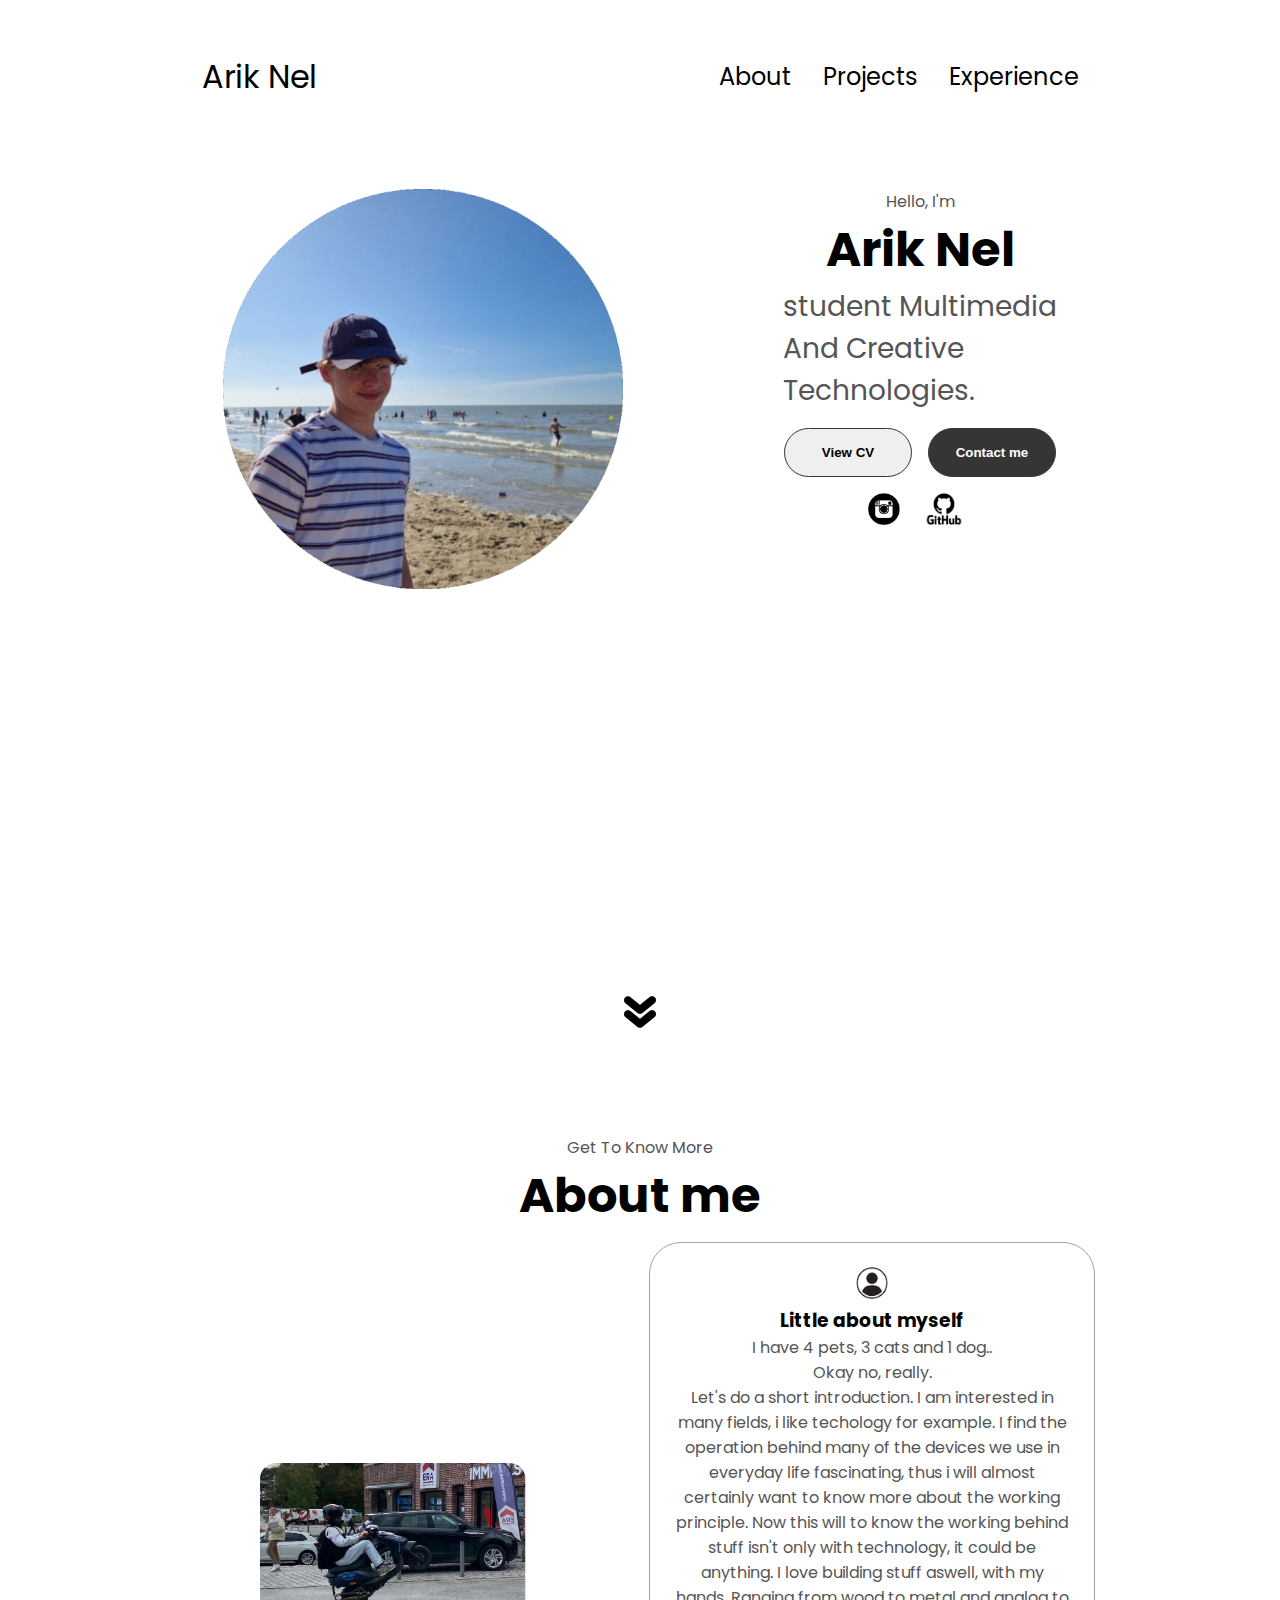
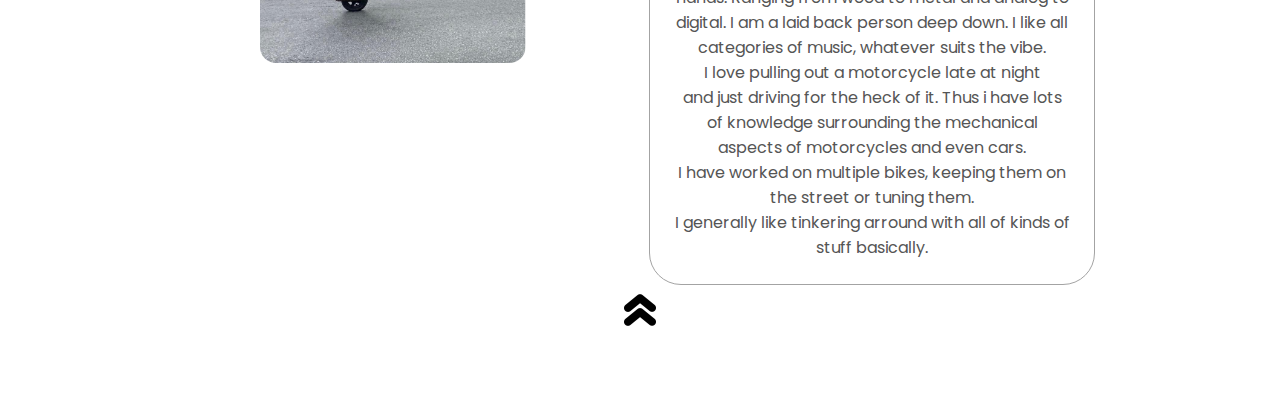
<file: index.html>
<!DOCTYPE html>
<html lang="en">
	<head>
		<meta charset="UTF-8" />
		<meta name="viewport" content="width=device-width, initial-scale=1.0" />
		<title>PROJECT 1 WEB</title>
		<link rel="stylesheet" href="styles.css" />
		<link rel="stylesheet" href="burger.css" />
		<link rel="stylesheet" href="mediaqueries.css" />
		<script defer src="script.js"></script>
	</head>
	<body id="top">
		<nav id="desktop-nav">
			<div class="logo">Arik Nel</div>
			<div>
				<ul class="nav-links">
					<li><a href="#about">About</a></li>
					<li><a href="projects.html">Projects</a></li>
					<li><a href="experience.html">Experience</a></li>
				</ul>
			</div>
		</nav>

		<nav id="hamburger-nav">
			<div class="logo">Arik Nel</div>
			<div class="hamburger-menu">
				<div class="hamburger-icon" onclick="toggleMenu()">
					<span></span>
					<span></span>
					<span></span>
				</div>
				<div class="menu-links">
					<ul>
						<li><a href="index.html" onclick="toggleMenu()">About</a></li>
						<li><a href="projects.html" onclick="toggleMenu()">Projects</a></li>
						<li>
							<a href="experience.html" onclick="toggleMenu()">Experience</a>
						</li>
					</ul>
				</div>
			</div>
		</nav>

		<section id="profile">
			<div class="section_pic-container">
				<img src="image/profile_pic.png" alt="Arik Nel Profiel Foto" />
			</div>

			<div class="section_text">
				<p class="section__text__p1">Hello, I'm</p>
				<h1 class="title">Arik Nel</h1>
				<p class="section__text__p2">
					student Multimedia<br />
					And Creative<br />
					Technologies.
				</p>
				<div class="btn-container">
					<button
						class="btn btn-color-2"
						onclick="window.open('./#download_page')"
					>
						View CV
					</button>
					<button class="btn btn-color-1" onclick="location.href='./#contact'">
						Contact me
					</button>
				</div>
				<div id="socials-container">
					<img
						src="image/ig_logo_1.png"
						alt="instagram"
						class="icon"
						onclick="location.href='https://www.instagram.com/ariknel/'"
					/>
					<img
						src="image/github_logo_name.png"
						alt="github"
						class="icon"
						onclick="location.href='https://github.com/ArikNelEHB'"
					/>
				</div>
			</div>
		</section>

		<div class="wrapper_arrow" id="arrow">
			<a href="#about" onclick="myFunction2()">
				<img src="image/arrows_down.png" class="icon" />
			</a>
		</div>

		<section id="about">
			<p class="section__text__p1">Get To Know More</p>
			<h1 class="title">About me</h1>
			<div class="section-container">
				<div class="section__pic-container">
					<img
						src="image/wheelie.jpeg"
						alt="profile picture"
						class="about-pic"
					/>
				</div>
				<div class="about-details-container">
					<div class="about-containers">
						<div class="details-container">
							<img
								src="image/icon_user.png"
								alt="experience icon"
								class="icon"
							/>
							<h3>Little about myself</h3>
							<p>I have 4 pets, 3 cats and 1 dog..<br />Okay no, really.</p>
							<div class="text-container">
								<p>
									Let's do a short introduction. I am interested in many fields,
									i like techology for example. I find the operation behind many
									of the devices we use in everyday life fascinating, thus i
									will almost certainly want to know more about the working
									principle. Now this will to know the working behind stuff
									isn't only with technology, it could be anything. I love
									building stuff aswell, with my hands. Ranging from wood to
									metal and analog to digital. I am a laid back person deep
									down. I like all categories of music, whatever suits the vibe.
									<br />
							I love pulling out a motorcycle
									late at night<br />and just driving for the heck of it. Thus i
									have lots of knowledge surrounding the mechanical aspects of
									motorcycles and even cars.<br />I have worked on multiple
									bikes, keeping them on the street or tuning them.<br />
									I generally like tinkering arround with all of kinds of stuff
									basically.
								</p>
							</div>
						</div>
					</div>
				</div>
			</div>
			<div class="wrapper_arrow" id="arrow">
				<a href="#top" onclick="myFunction2()">
					<img src="image/arrows_up.png" class="icon" />
				</a>
			</div>
		</section>
	</body>
</html>
</file>
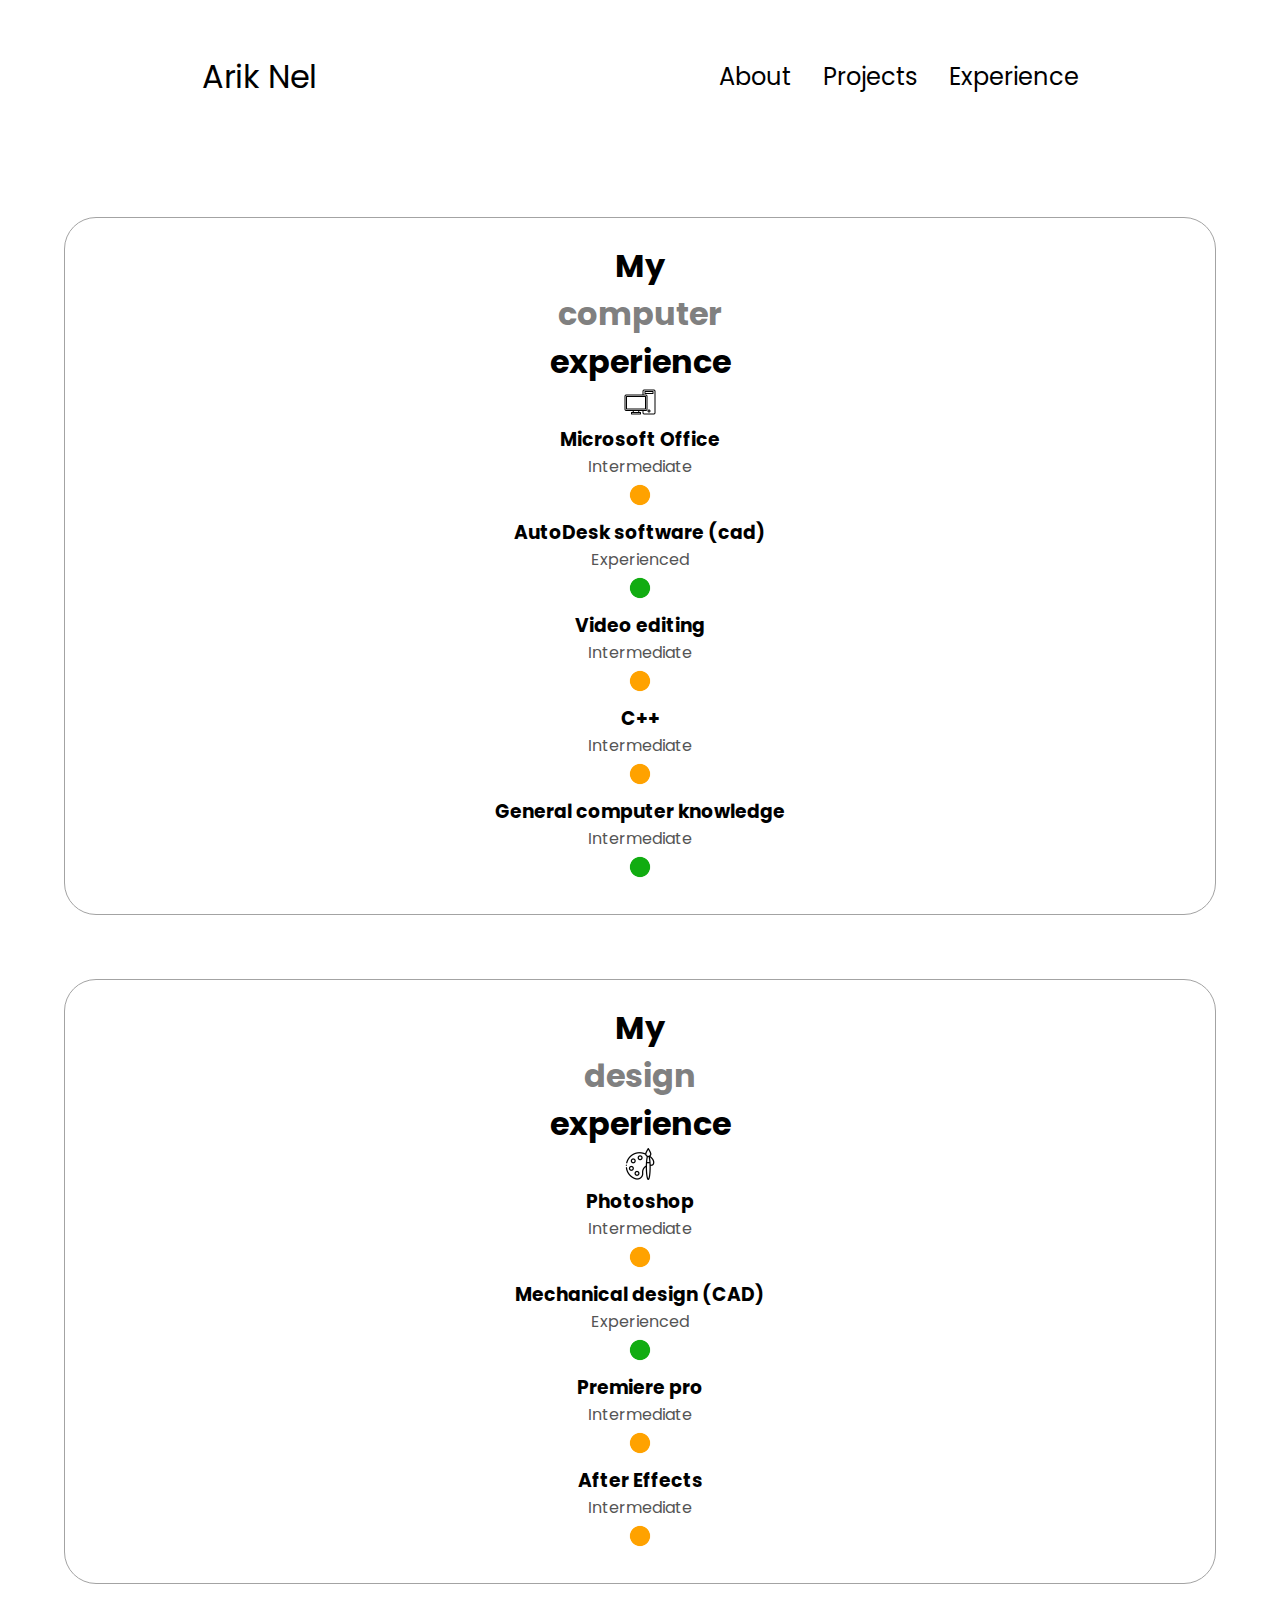
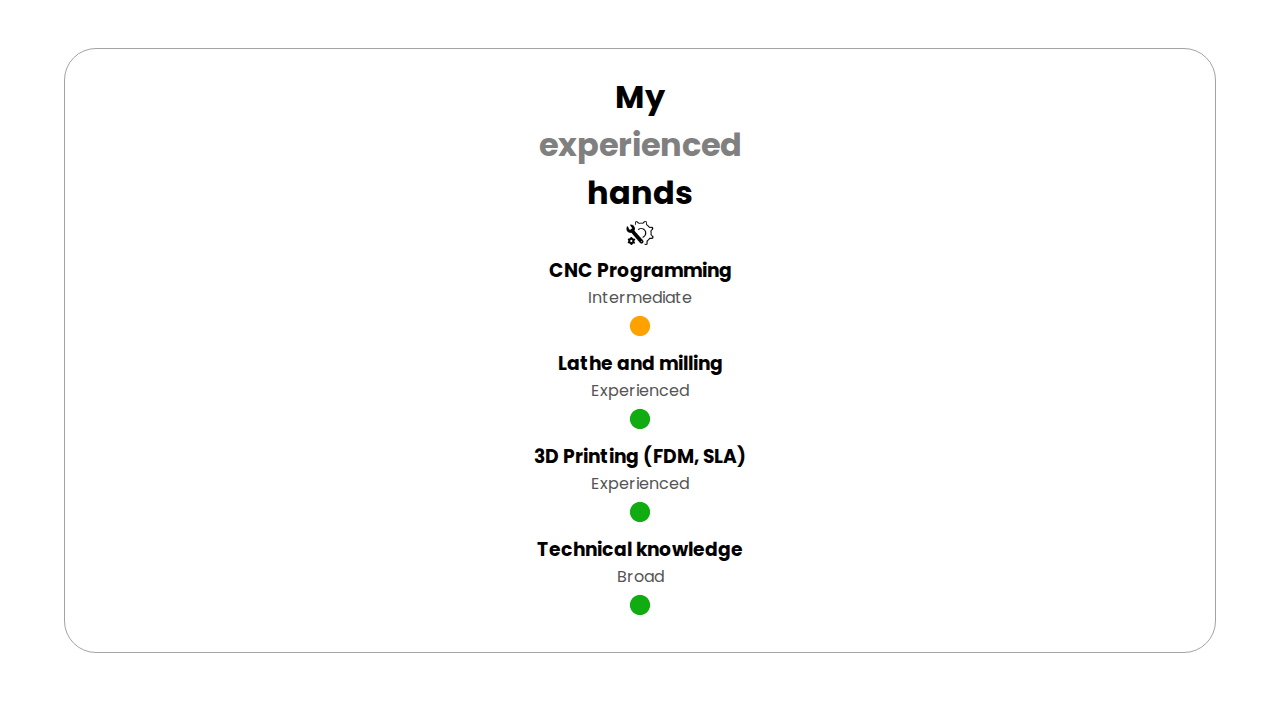
<file: experience.html>
<!DOCTYPE html>
<html lang="en">
<head>
    <meta charset="UTF-8">
    <meta name="viewport" content="width=device-width, initial-scale=1.0">
    <title>PROJECT 1 WEB</title>
    <link rel="stylesheet" href="styles.css">
    <link rel="stylesheet" href="burger.css">
    <link rel="stylesheet" href="mediaqueries.css">
</head>
<body>
<nav id="desktop-nav">
    <div class="logo">Arik Nel</div>
    <div>
<ul class="nav-links">
<li><a href="index.html">About</a></li>
<li><a href="projects.html">Projects</a></li>
<li><a href="experience.html">Experience</a></li>
</ul>
</div>
</nav>
      <nav id="hamburger-nav">
        <div class="logo">Arik Nel</div>
        <div class="hamburger-menu">
            <div class="hamburger-icon" onclick="toggleMenu()">
                <span></span>
                <span></span>
                <span></span>
            </div>
            <div class="menu-links">
                <li><a href="index.html" onclick="toggleMenu()">About</a></li>
                 <li><a href="projects.html" onclick="toggleMenu()">Projects</a></li>
                 <li><a href="experience.html" onclick="toggleMenu()">Experience</a></li>
            </div>
        </div>
      </nav>
    <div class="details-container">
        <h1>My</h1>
        <h1 class="gray">computer</h1>
        <h1>experience</h1 
        <div class="article-container">
          <article>
            <img
              src="image/pc.png"
              alt="Experience icon"
              class="icon"
            />
            <div>
              <h3>Microsoft Office</h3>
              <p>Intermediate</p>
            </div>
          </article>
          <article>
            <img
              src="image/orange_dot.png"
              alt="Experience icon"
              class="icon"
            />
            <div>
              <h3>AutoDesk software (cad)</h3>
              <p>Experienced</p>
            </div>
          </article>
          <article>
            <img
              src="image/green-dot.png"
              alt="Experience icon"
              class="icon"
            />
            <div>
              <h3>Video editing</h3>
              <p>Intermediate</p>
            </div>
          </article>
          <article>
            <img
              src="image/orange_dot.png"
              alt="Experience icon"
              class="icon"
            />
            <div>
              <h3>C++</h3>
              <p>Intermediate</p>
            </div>
          </article>
          <img
              src="image/orange_dot.png"
              alt="Experience icon"
              class="icon"
            />
            <div>
                <h3>General computer knowledge</h3>
                <p>Intermediate</p>
              </div>
              <img
              src="image/green-dot.png"
              alt="Experience icon"
              class="icon"
            />
        </div>
      </div>
    </div>
  </div>
  <div class="details-container">
    <h1>My</h1>
    <h1 class="gray">design</h1>
    <h1>experience</h1
        
    <div class="article-container">
      <article>
        <img
          src="image/art.png"
          alt="Experience icon"
          class="icon"
        />
        <div>
          <h3>Photoshop</h3>
          <p>Intermediate</p>
        </div>
      </article>
      <article>
        <img
          src="image/orange_dot.png"
          alt="Experience icon"
          class="icon"
        />
        <div>
          <h3>Mechanical design (CAD)</h3>
          <p>Experienced</p>
        </div>
      </article>
      <article>
        <img
          src="image/green-dot.png"
          alt="Experience icon"
          class="icon"
        />
        <div>
          <h3>Premiere pro</h3>
          <p>Intermediate</p>
        </div>
      </article>
      <article>
        <img
          src="image/orange_dot.png"
          alt="Experience icon"
          class="icon"
        />
        <div>
          <h3>After Effects</h3>
          <p>Intermediate</p>
        </div>
      </article>
      <img
          src="image/orange_dot.png"
          alt="Experience icon"
          class="icon"
        />
  </div>
</div>
<div class="details-container">
    <h1>My</h1>
    <h1 class="gray">experienced</h1>
    <h1>hands</h1
        
    <div class="article-container">
      <article>
        <img
          src="image/mechanical.png"
          alt="Experience icon"
          class="icon"
        />
        <div>
          <h3>CNC Programming</h3>
          <p>Intermediate</p>
        </div>
      </article>
      <article>
        <img
          src="image/orange_dot.png"
          alt="Experience icon"
          class="icon"
        />
        <div>
          <h3>Lathe and milling</h3>
          <p>Experienced</p>
        </div>
      </article>
      <article>
        <img
          src="image/green-dot.png"
          alt="Experience icon"
          class="icon"
        />
        <div>
          <h3>3D Printing (FDM, SLA)</h3>
          <p>Experienced</p>
        </div>
      </article>
      <article>
        <img
          src="image/green-dot.png"
          alt="Experience icon"
          class="icon"
        />
        <div>
          <h3>Technical knowledge</h3>
          <p>Broad</p>
        </div>
      </article>
      <img
          src="image/green-dot.png"
          alt="Experience icon"
          class="icon"
        />
  </div>
</div>
</div>
      <script src="script.js"></script>
    </body>
      </html>
</file>
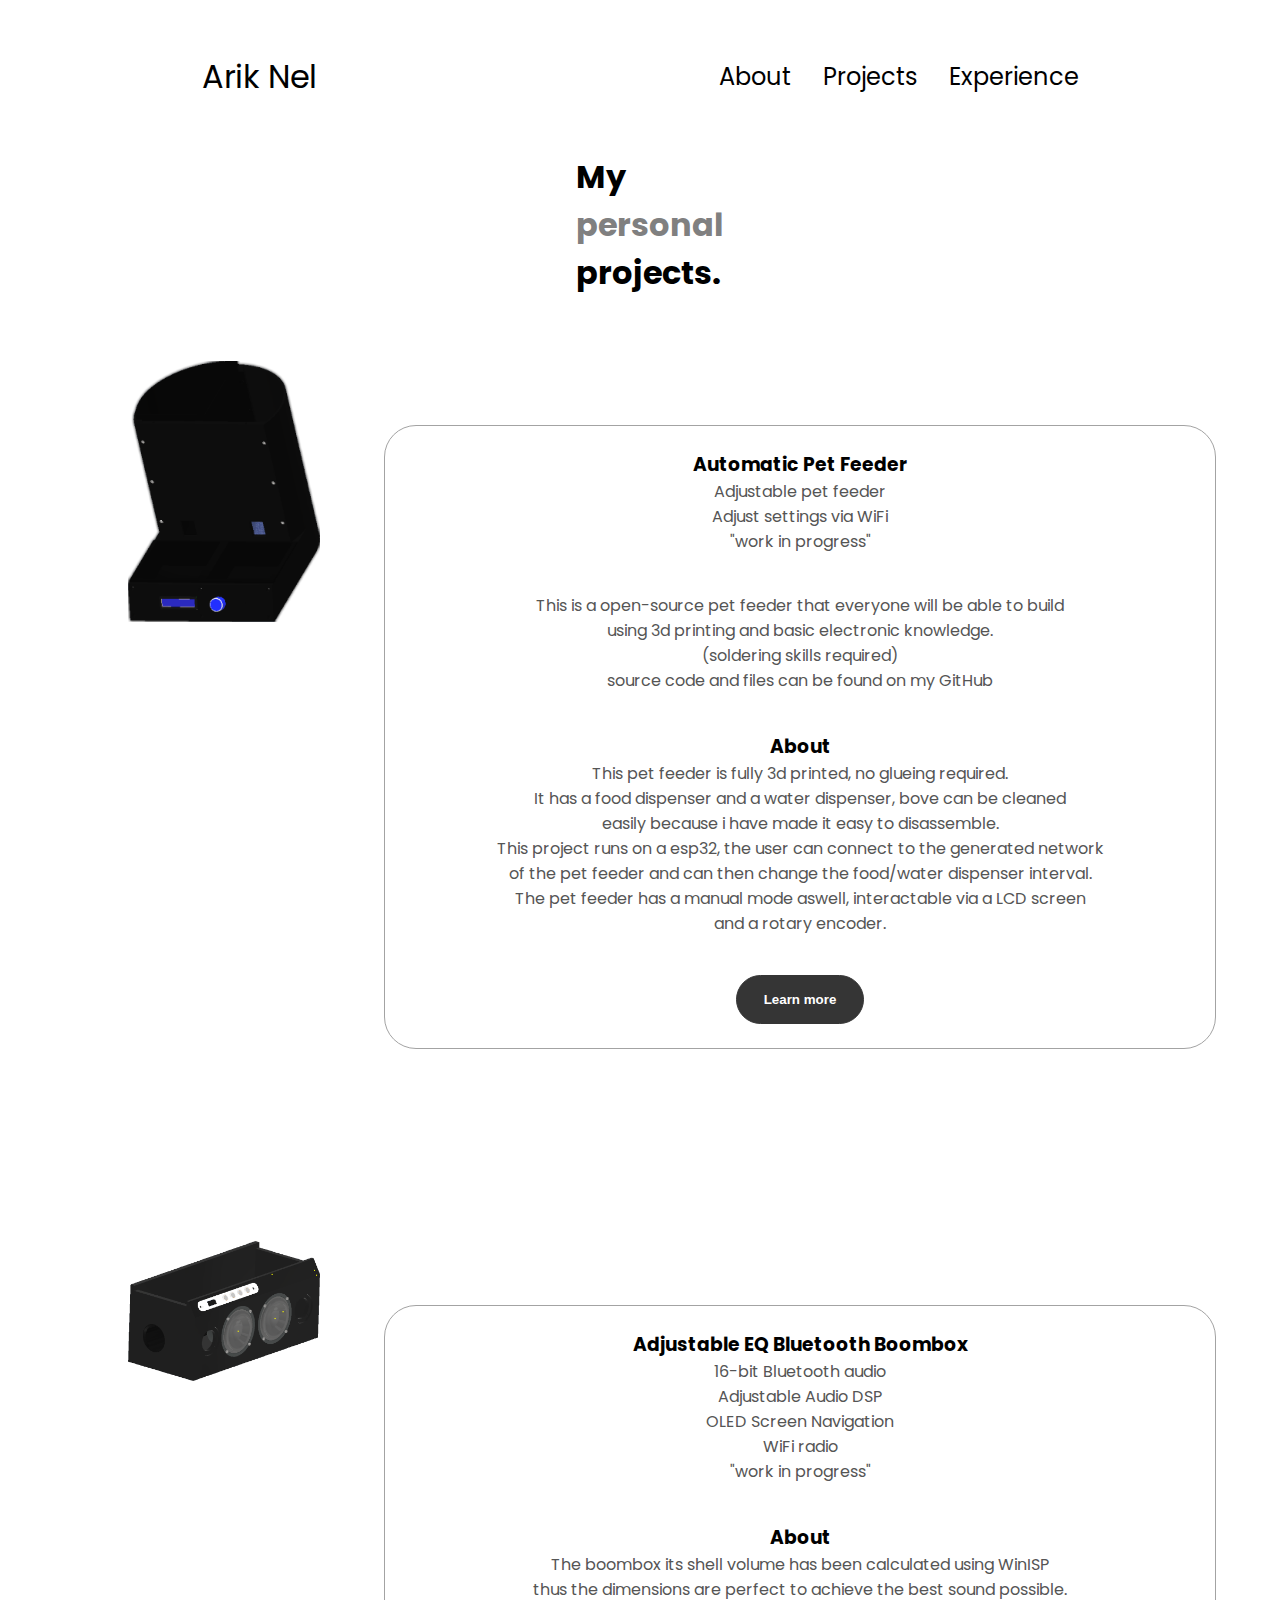
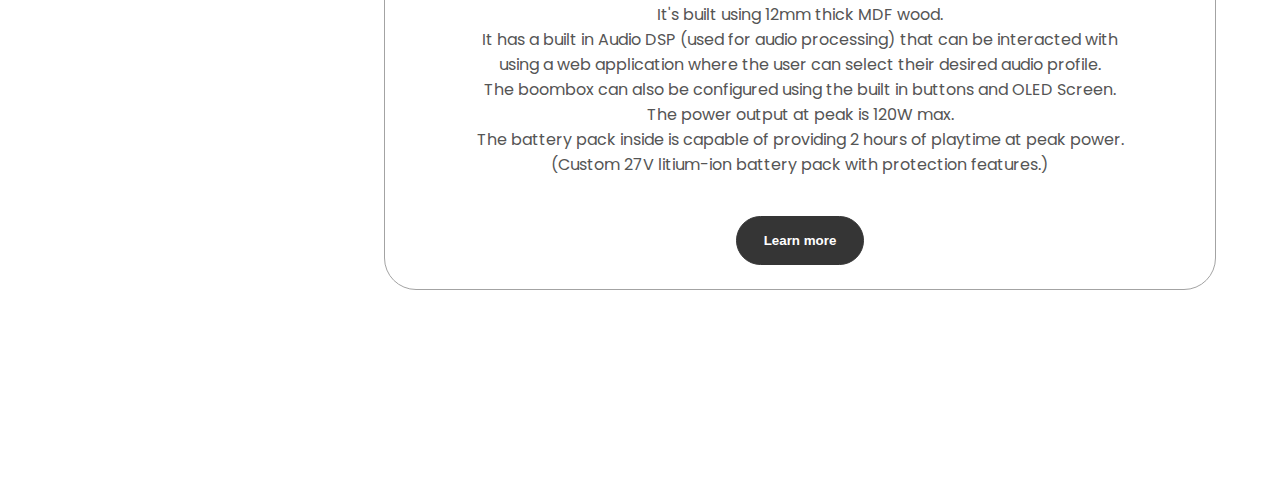
<file: projects.html>
<!DOCTYPE html>
<html lang="en">
	<head>
		<meta charset="UTF-8" />
		<meta name="viewport" content="width=device-width, initial-scale=1.0" />
		<title>PROJECT 1 WEB</title>
		<link rel="stylesheet" href="styles.css" />
		<link rel="stylesheet" href="burger.css" />
	</head>
	<body>
		<nav id="desktop-nav">
			<div class="logo">Arik Nel</div>
			<div>
				<ul class="nav-links">
					<li><a href="index.html">About</a></li>
					<li><a href="projects.html">Projects</a></li>
					<li><a href="experience.html">Experience</a></li>
				</ul>
			</div>
		</nav>
		<nav id="hamburger-nav">
			<div class="logo">Arik Nel</div>
			<div class="hamburger-menu">
				<div class="hamburger-icon" onclick="toggleMenu()">
					<span></span>
					<span></span>
					<span></span>
				</div>
				<div class="menu-links">
					<li><a href="index.html" onclick="toggleMenu()">About</a></li>
					<li><a href="projects.html" onclick="toggleMenu()">Projects</a></li>
					<li>
						<a href="experience.html" onclick="toggleMenu()">Experience</a>
					</li>
				</div>
			</div>
		</nav>
		<div class="my-projects">
			<h1>My</h1>
			<h1 class="gray">personal</h1>
			<h1>projects.</h1>
		</div>
		<div class="gallery_container">
			<img src="image/pet_feeder_inventor.png" />
			<div class="details-container">
				<h3>Automatic Pet Feeder</h3>
				<p>
					Adjustable pet feeder<br />Adjust settings via WiFi<br />
					"work in progress"
				</p>
				<p>
					This is a open-source pet feeder that everyone will be able to
					build<br />using 3d printing and basic electronic knowledge.<br />(soldering
					skills required)<br />
					source code and files can be found on my GitHub
				</p>
				<h3>About</h3>
				<p>
					This pet feeder is fully 3d printed, no glueing required.<br />
					It has a food dispenser and a water dispenser, bove can be cleaned<br />easily
					because i have made it easy to disassemble.<br />This project runs on
					a esp32, the user can connect to the generated network<br />of the pet
					feeder and can then change the food/water dispenser interval.
					<br />The pet feeder has a manual mode aswell, interactable via a LCD
					screen<br />and a rotary encoder.
				</p>
				<div class="btn-contaianer">
					<button
						class="btn btn-color-1"
						onclick="location.href='projects.html'"
					>
						Learn more
					</button>
				</div>
			</div>
		</div>
		<div class="gallery_container2">
			<img src="image/ble_speaker.png" />
			<div class="details-container">
				<h3>Adjustable EQ Bluetooth Boombox</h3>
				<p>
					16-bit Bluetooth audio<br />Adjustable Audio DSP<br />OLED Screen
					Navigation<br />
					WiFi radio<br />"work in progress"
				</p>
				<h3>About</h3>
				<p>
					The boombox its shell volume has been calculated using WinISP<br />
					thus the dimensions are perfect to achieve the best sound possible.<br />It's
					built using 12mm thick MDF wood.<br />It has a built in Audio DSP
					(used for audio processing) that can be interacted with<br />using a
					web application where the user can select their desired audio
					profile.<br />
					The boombox can also be configured using the built in buttons and OLED
					Screen.<br />The power output at peak is 120W max.<br />
					The battery pack inside is capable of providing 2 hours of playtime at
					peak power.<br />(Custom 27V litium-ion battery pack with protection
					features.)
				</p>
				<div class="btn-contaianer">
					<button
						class="btn btn-color-1"
						onclick="window.open('https://www.youtube.com/watch?v=awKqiN6pbCQ')"
					>
						Learn more
					</button>
				</div>
			</div>
		</div>

		<script src="script.js"></script>
	</body>
</html>
</file>
<file: styles.css>
@import url("https://fonts.googleapis.com/css2?family=Poppins:wght@300;400;500;600&display=swap");

* {
	padding: 0;
	margin: 0;
}

body {
	font-family: "Poppins", sans-serif;
}

html {
	scroll-behavior: smooth;
}

p {
	color: rgb(85, 85, 85);
}

a,
.btn {
	transition: all 300ms ease;
}

nav,
.nav-links {
	display: flex;
}
nav {
	justify-content: space-around;
	align-items: center;
	height: 17vh;
}
.nav-links {
	gap: 2rem;
	list-style: none;
	font-size: 1.5rem;
}
a {
	color: black;
	text-decoration: none;
	text-decoration-color: white;
}
a:hover {
	color: gray;
	text-decoration: underline;
	text-underline-offset: 12px;
	text-decoration-color: rgb(181, 181, 181);
}
.logo {
	font-size: 2rem;
	cursor: pointer;
}

/* burgir */

#hamburger-nav {
	display: none;
}
.hamburger-menu {
	position: relative;
	display: inline-block;
}
.hamburger-icon {
	display: flex;
	flex-direction: column;
	justify-content: space-between;
	height: 24px;
	width: 30px;
	cursor: pointer;
}

.hamburger-icon span {
	width: 100%;
	height: 2px;
	background-color: black;
	transition: all 0.3 ease-in-out;
}

.menu-links {
	position: absolute;
	top: 100%;
	right: 0%;
	background-color: white;
	width: fit-content;
	max-height: 0;
	overflow: hidden;
	transition: all 0.3 ease-in-out;
}
.menu-links a {
	display: block;
	padding: 10px;
	text-align: center;
	font-size: 1.5rem;
	color: black;
	text-decoration: none;
	transition: all 0.3 ease-in-out;
}
.menu-links li {
	list-style: none;
}
.menu-links.open {
	max-height: 300px;
}
.hamburger-icon-open span:first-child {
	transform: rotate(45deg) translate(10px, 5px);
}
.hamburger-icon-open span:nth-child(2) {
	opacity: 0;
}
.hamburger-icon-open span:first-child {
	transform: rotate(-45deg) translate(10px, -5px);
}
.hamburger-icon span:first-child {
	transform: none;
}
.hamburger-icon span:first-child {
	opacity: 1;
}
.hamburger-icon span:first-child {
	transform: none;
}

section {
	padding-top: 4vh;
	height: 96vh;
	margin: 0 10rem;
	box-sizing: border-box;
	min-height: fit-content;
}
.section-container {
	display: flex;
}
#profile {
	display: flex;
	justify-content: center;
	gap: 10rem;
	height: 70vh;
}
.section__pic-container {
	display: flex;
	height: 400px;
	width: 400px;
	margin: auto o;
	scale: 50%;
}

.section__pic-container .section_text {
	align-self: center;
	text-align: center;
}
.section__text p {
	font-weight: 600;
}
.section__text__p1 {
	text-align: center;
}
.section__text__p2 {
	font-size: 1.75rem;
	margin-bottom: 1rem;
}
.title {
	font-size: 3rem;
	text-align: center;
}
#socials-container {
	display: flex;
	justify-content: center;
	margin-top: 1rem;
	gap: 1rem;
}
.icon {
	cursor: pointer;
	height: 2rem;
}
.btn-container {
	display: flex;
	justify-content: center;
	gap: 1rem;
}
.btn {
	font-weight: 600;
	transition: all 300ms ease;
	padding: 1rem;
	width: 8rem;
	border-radius: 2rem;
}
.btn-color-1,
.btn-color-2 {
	border: rgb(53, 53, 53) 0.1rem solid;
}
.btn-color-1:hover,
.btn-color-2:hover {
	cursor: pointer;
}
.btn-color-1,
.btn-color-2:hover {
	background: rgb(53, 53, 53);
	color: white;
}
.btn-color-1:hover {
	background-color: black;
}
.btn-color-2:hover {
	background: none;
}
.btn-color-2:hover {
	border: rgb(255, 255, 255) 0.1rem solid;
}
.btn-container {
	gap: 1rem;
}

#about {
	position: relative;
	margin-bottom: 2rem;
	margin-top: 2rem;
}
.about-container {
	gap: 2rem;
}
.about-details-container {
	justify-content: center;
	flex-direction: column;
}
.about-containers,
.about-details-container {
	display: flex;
}
.about-pic {
	border-radius: 2rem;
}
.arrow {
	position: absolute;
	right: -5rem;
	bottom: 2.5rem;
}
.details-container {
	padding: 1rem;
	flex: 1;
	background: white;
	border-radius: 2rem;
	border: rgb(53, 53, 53) 0.1 rem solid;
	border-color: rgb(163, 163, 163);
	text-align: center;
}
.section-container {
	gap: 4rem;
	height: 80%;
}
.section__pic-container {
	height: 400px;
	width: 400px;
	margin: auto 0;
}

.gallery_container {
	display: flex;
	flex-wrap: wrap;
}
.gallery_container img {
	width: 15%;
	height: 15%;
	margin-left: 10%;
}
.gallery_container p {
	margin-bottom: 5%;
}

.gallery_container2 {
	margin-top: 10%;
	margin-bottom: 10%;
	display: flex;
	flex-wrap: wrap;
}
.gallery_container2 img {
	width: 15%;
	height: 15%;
	margin-left: 10%;
}
.gallery_container2 p {
	margin-bottom: 5%;
}
.my-projects {
	margin-left: 45%;
	margin-bottom: 5%;
}
.gray {
	color: gray;
}
.details-container {
	padding: 1.5rem;
	flex: 1;
	background: white;
	border-radius: 2rem;
	border: rgb(53, 53, 53) 0.1rem solid;
	border-color: rgb(163, 163, 163);
	text-align: center;
	margin-left: 5%;
	margin-right: 5%;
	margin-bottom: 5%;
	margin-top: 5%;
}
.article-container {
	display: flex;
	text-align: initial;
	flex-wrap: wrap;
	flex-direction: row;
	gap: 2.5rem;
	justify-content: space-around;
}
.wrapper_arrow {
	display: flex;
	flex-direction: row;
	justify-content: center;
	margin-bottom: 5%;
	top: 0;
}
</file>
<file: burger.css>
@media screen and (max-width: 1200px) {
   #desktop-nav {
    display: none;
   } 
   #hamburger-nav {
    display: flex;
   }
}
</file>
<file: mediaqueries.css>
@media screen and (max-width: 1400px) {
	#profile {
		height: 83vh;
		margin-bottom: 6rem;
	}
	.about-containers {
		flex-wrap: wrap;
	}

	#contact,
	#projects {
		height: fit-content;
	}
}

@media screen and (max-width: 1200px) {
	#desktop-nav {
		display: none;
	}
	#hamburger-nav {
		display: flex;
	}
	#experience,
	.experience-details-container {
		margin-top: 2rem;
	}
	#profile,
	.section-container {
		display: block;
	}
	section,
	.section-container {
		height: fit-content;
	}
	section {
		margin: 0 5%;
	}
	.section__pic-container {
		width: 275px;
		height: 275px;
		margin: 0 auto 2rem;
	}
	.about-containers {
		margin-top: 0;
	}
}

@media screen and (max-width: 600px) {
	#profile {
		height: 110vh;
		margin-bottom: 0;
	}
	article {
		font-size: 1rem;
	}
	.about-containers,
	.contact-info-upper-container,
	.btn-container {
		flex-wrap: wrap;
	}
	.contact-info-container {
		margin: 0;
	}
	.contact-info-container p,
	.nav-links li a {
		font-size: 1rem;
	}
	.experience-sub-title {
		font-size: 1.25rem;
	}
	.logo {
		font-size: 1.5rem;
	}
	.nav-links {
		flex-direction: column;
		gap: 0.5rem;
		text-align: center;
	}
	.section_pic-container {
		width: auto;
		height: auto;
		justify-content: center;
		margin: 0;
	}
	.section__text__p2 {
		font-size: 1.25rem;
	}
	.title {
		font-size: 2rem;
	}
	.text-container {
		text-align: justify;
	}
	.section_pic-container img {
		width: 100%;
		height: auto;
		justify-content: center;
	}
	.section__pic-container {
		justify-content: center;
		width: auto;
	}
}
</file>
